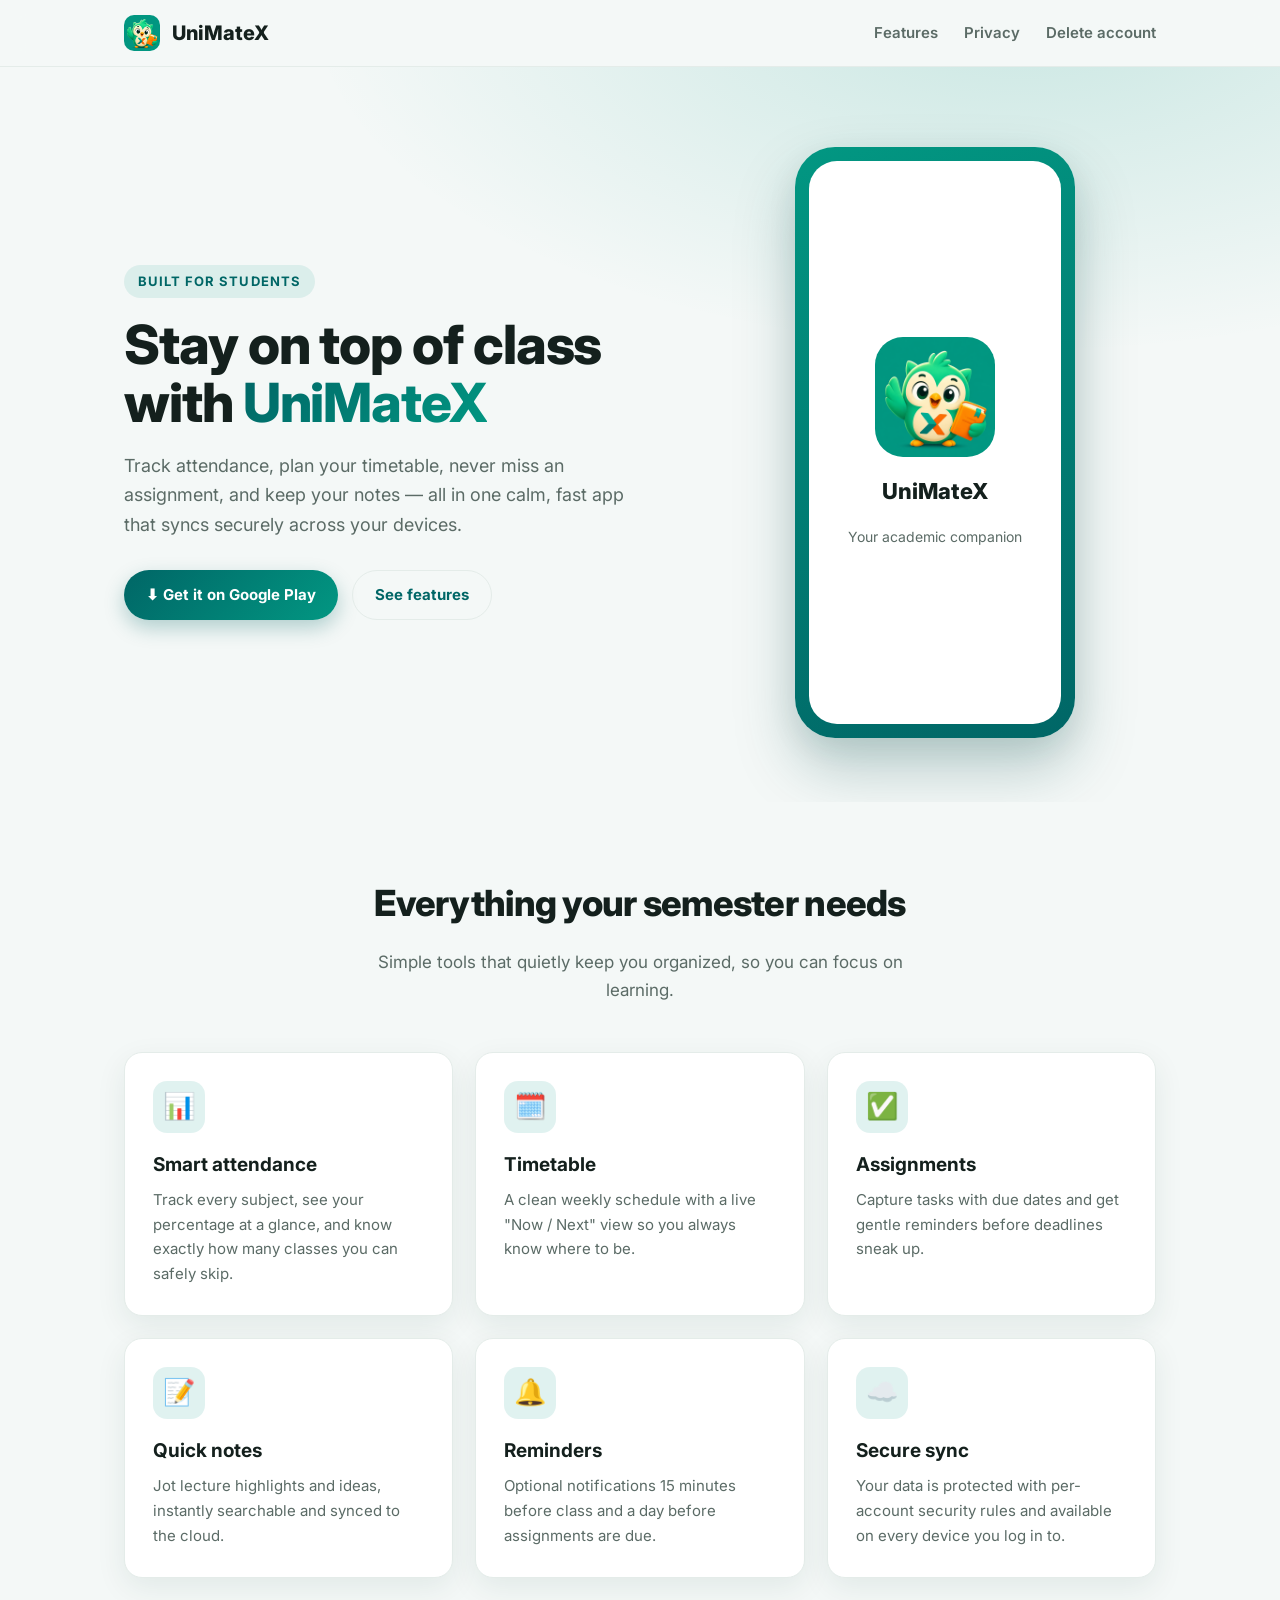
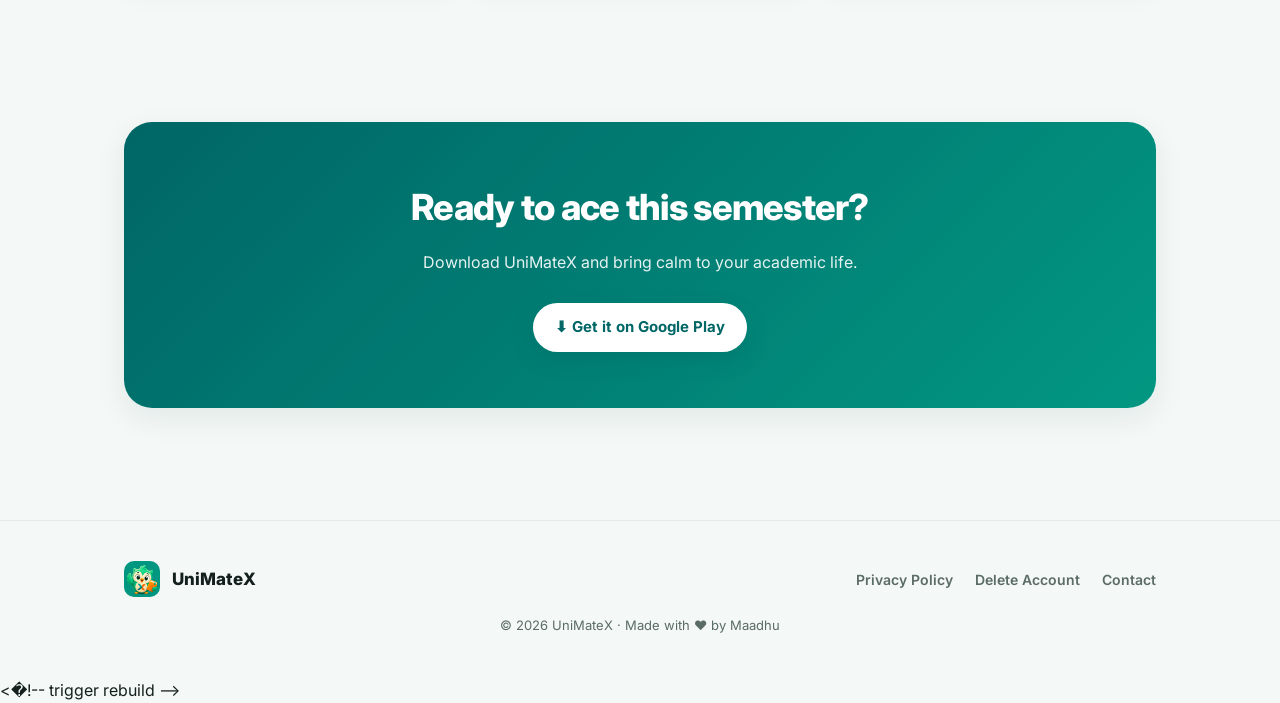
<file: docs/index.html>
<!DOCTYPE html>
<html lang="en">
<head>
  <meta charset="UTF-8" />
  <meta name="viewport" content="width=device-width, initial-scale=1.0" />
  <title>UniMateX — Your academic companion</title>
  <meta name="description" content="UniMateX helps students track attendance, timetable, assignments and notes — all synced securely across devices." />
  <link rel="icon" href="assets/icon.png" />
  <link rel="preconnect" href="https://fonts.googleapis.com" />
  <link rel="preconnect" href="https://fonts.gstatic.com" crossorigin />
  <link href="https://fonts.googleapis.com/css2?family=Inter:wght@400;500;600;700;800&display=swap" rel="stylesheet" />
  <link rel="stylesheet" href="css/style.css" />
</head>
<body>
  <header class="nav">
    <div class="container nav-inner">
      <a class="brand" href="index.html">
        <img src="assets/icon.png" alt="UniMateX" />
        UniMateX
      </a>
      <nav class="nav-links">
        <a href="#features" class="hide-sm">Features</a>
        <a href="privacy.html" class="hide-sm">Privacy</a>
        <a href="delete-account.html">Delete account</a>
      </nav>
    </div>
  </header>

  <main>
    <section class="hero">
      <div class="container hero-grid">
        <div>
          <span class="eyebrow">Built for students</span>
          <h1>Stay on top of class with <span class="grad">UniMateX</span></h1>
          <p class="lead">Track attendance, plan your timetable, never miss an assignment, and keep your notes — all in one calm, fast app that syncs securely across your devices.</p>
          <div class="hero-cta">
            <a class="btn" href="#" aria-label="Get it on Google Play">⬇ Get it on Google Play</a>
            <a class="btn ghost" href="#features">See features</a>
          </div>
        </div>
        <div class="hero-art">
          <div class="phone">
            <div class="phone-inner">
              <img src="assets/icon.png" alt="UniMateX app icon" />
              <div class="pname">UniMateX</div>
              <div class="ptag">Your academic companion</div>
            </div>
          </div>
        </div>
      </div>
    </section>

    <section class="section" id="features">
      <div class="container">
        <h2>Everything your semester needs</h2>
        <p class="sub">Simple tools that quietly keep you organized, so you can focus on learning.</p>
        <div class="features">
          <div class="card">
            <div class="ic">📊</div>
            <h3>Smart attendance</h3>
            <p>Track every subject, see your percentage at a glance, and know exactly how many classes you can safely skip.</p>
          </div>
          <div class="card">
            <div class="ic">🗓️</div>
            <h3>Timetable</h3>
            <p>A clean weekly schedule with a live "Now / Next" view so you always know where to be.</p>
          </div>
          <div class="card">
            <div class="ic">✅</div>
            <h3>Assignments</h3>
            <p>Capture tasks with due dates and get gentle reminders before deadlines sneak up.</p>
          </div>
          <div class="card">
            <div class="ic">📝</div>
            <h3>Quick notes</h3>
            <p>Jot lecture highlights and ideas, instantly searchable and synced to the cloud.</p>
          </div>
          <div class="card">
            <div class="ic">🔔</div>
            <h3>Reminders</h3>
            <p>Optional notifications 15 minutes before class and a day before assignments are due.</p>
          </div>
          <div class="card">
            <div class="ic">☁️</div>
            <h3>Secure sync</h3>
            <p>Your data is protected with per-account security rules and available on every device you log in to.</p>
          </div>
        </div>
      </div>
    </section>

    <section class="section">
      <div class="container">
        <div class="cta-band">
          <h2>Ready to ace this semester?</h2>
          <p>Download UniMateX and bring calm to your academic life.</p>
          <a class="btn" href="#">⬇ Get it on Google Play</a>
        </div>
      </div>
    </section>
  </main>

  <footer class="footer">
    <div class="container">
      <div class="footer-inner">
        <a class="brand" href="index.html"><img src="assets/icon.png" alt="" />UniMateX</a>
        <nav class="footer-links">
          <a href="privacy.html">Privacy Policy</a>
          <a href="delete-account.html">Delete Account</a>
          <a href="mailto:support@unimatex.app">Contact</a>
        </nav>
      </div>
      <div class="copy">© 2026 UniMateX · Made with ❤️ by Maadhu</div>
    </div>
  </footer>
</body>
</html>
< ! - -   t r i g g e r   r e b u i l d   - - >  
 
</file>
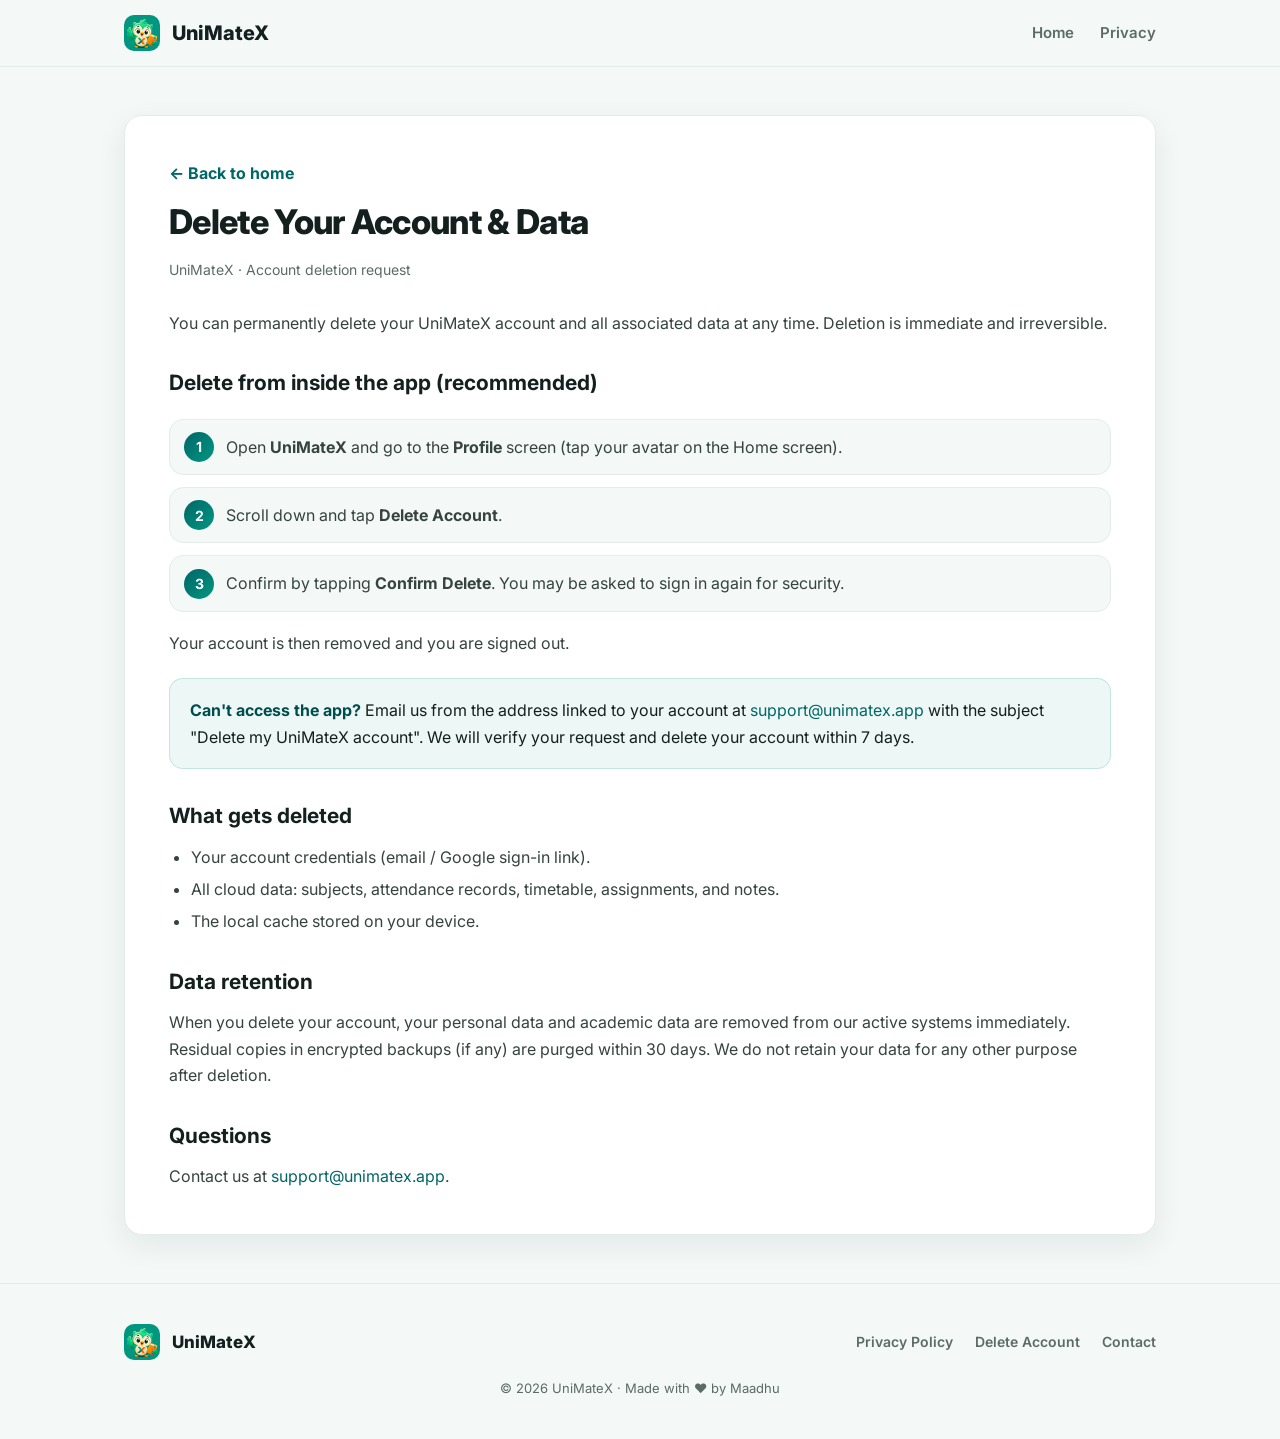
<file: docs/delete-account.html>
<!DOCTYPE html>
<html lang="en">
<head>
  <meta charset="UTF-8" />
  <meta name="viewport" content="width=device-width, initial-scale=1.0" />
  <title>Delete Your Account — UniMateX</title>
  <meta name="description" content="How to delete your UniMateX account and data." />
  <link rel="icon" href="assets/icon.png" />
  <link rel="preconnect" href="https://fonts.googleapis.com" />
  <link href="https://fonts.googleapis.com/css2?family=Inter:wght@400;500;600;700;800&display=swap" rel="stylesheet" />
  <link rel="stylesheet" href="css/style.css" />
</head>
<body>
  <header class="nav">
    <div class="container nav-inner">
      <a class="brand" href="index.html"><img src="assets/icon.png" alt="UniMateX" />UniMateX</a>
      <nav class="nav-links">
        <a href="index.html">Home</a>
        <a href="privacy.html">Privacy</a>
      </nav>
    </div>
  </header>

  <main class="container">
    <article class="doc">
      <a class="back-link" href="index.html">← Back to home</a>
      <h1>Delete Your Account &amp; Data</h1>
      <p class="updated">UniMateX · Account deletion request</p>

      <p>You can permanently delete your UniMateX account and all associated data at any time. Deletion is immediate and irreversible.</p>

      <h2>Delete from inside the app (recommended)</h2>
      <ol class="steps">
        <li>Open <strong>UniMateX</strong> and go to the <strong>Profile</strong> screen (tap your avatar on the Home screen).</li>
        <li>Scroll down and tap <strong>Delete Account</strong>.</li>
        <li>Confirm by tapping <strong>Confirm Delete</strong>. You may be asked to sign in again for security.</li>
      </ol>
      <p>Your account is then removed and you are signed out.</p>

      <div class="callout">
        <strong>Can't access the app?</strong> Email us from the address linked to your account at
        <a href="mailto:support@unimatex.app?subject=Delete%20my%20UniMateX%20account">support@unimatex.app</a>
        with the subject "Delete my UniMateX account". We will verify your request and delete your account within 7 days.
      </div>

      <h2>What gets deleted</h2>
      <ul>
        <li>Your account credentials (email / Google sign-in link).</li>
        <li>All cloud data: subjects, attendance records, timetable, assignments, and notes.</li>
        <li>The local cache stored on your device.</li>
      </ul>

      <h2>Data retention</h2>
      <p>When you delete your account, your personal data and academic data are removed from our active systems immediately. Residual copies in encrypted backups (if any) are purged within 30 days. We do not retain your data for any other purpose after deletion.</p>

      <h2>Questions</h2>
      <p>Contact us at <a href="mailto:support@unimatex.app">support@unimatex.app</a>.</p>
    </article>
  </main>

  <footer class="footer">
    <div class="container">
      <div class="footer-inner">
        <a class="brand" href="index.html"><img src="assets/icon.png" alt="" />UniMateX</a>
        <nav class="footer-links">
          <a href="privacy.html">Privacy Policy</a>
          <a href="delete-account.html">Delete Account</a>
          <a href="mailto:support@unimatex.app">Contact</a>
        </nav>
      </div>
      <div class="copy">© 2026 UniMateX · Made with ❤️ by Maadhu</div>
    </div>
  </footer>
</body>
</html>
</file>
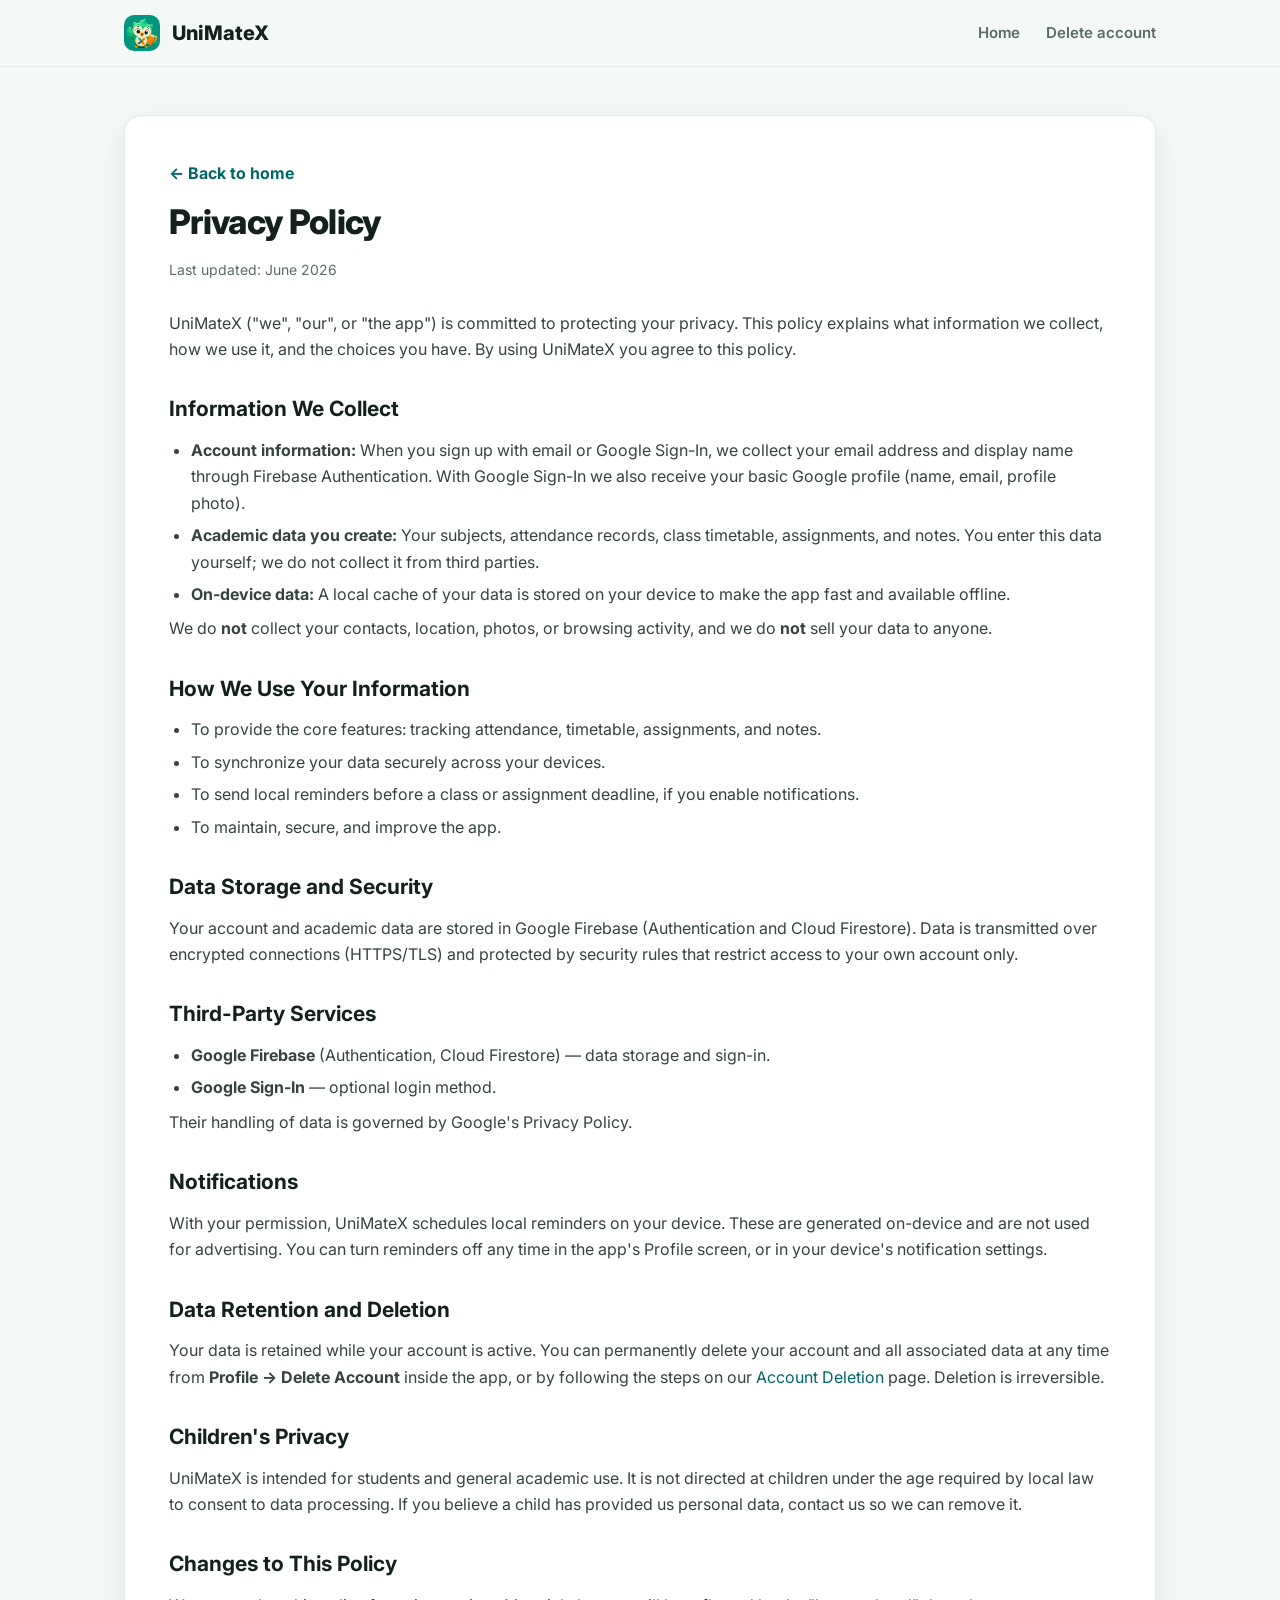
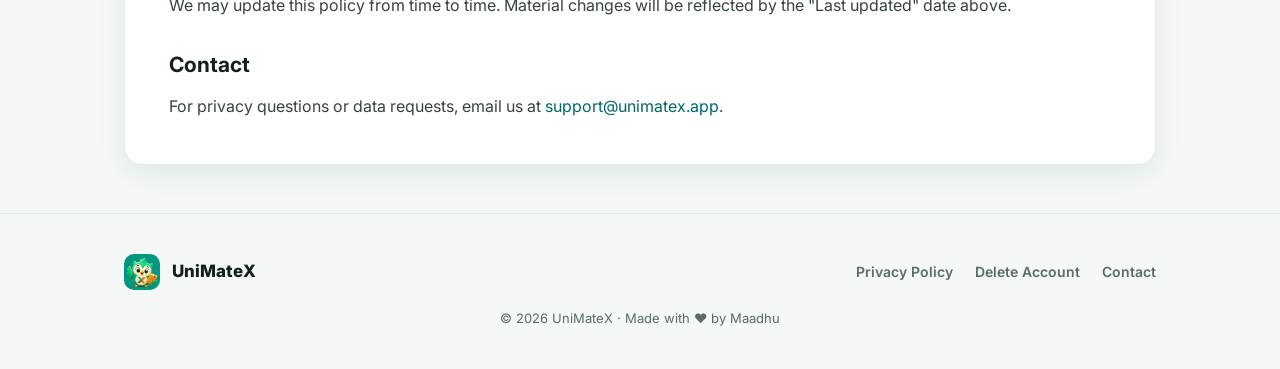
<file: docs/privacy.html>
<!DOCTYPE html>
<html lang="en">
<head>
  <meta charset="UTF-8" />
  <meta name="viewport" content="width=device-width, initial-scale=1.0" />
  <title>Privacy Policy — UniMateX</title>
  <meta name="description" content="UniMateX Privacy Policy" />
  <link rel="icon" href="assets/icon.png" />
  <link rel="preconnect" href="https://fonts.googleapis.com" />
  <link href="https://fonts.googleapis.com/css2?family=Inter:wght@400;500;600;700;800&display=swap" rel="stylesheet" />
  <link rel="stylesheet" href="css/style.css" />
</head>
<body>
  <header class="nav">
    <div class="container nav-inner">
      <a class="brand" href="index.html"><img src="assets/icon.png" alt="UniMateX" />UniMateX</a>
      <nav class="nav-links">
        <a href="index.html">Home</a>
        <a href="delete-account.html">Delete account</a>
      </nav>
    </div>
  </header>

  <main class="container">
    <article class="doc">
      <a class="back-link" href="index.html">← Back to home</a>
      <h1>Privacy Policy</h1>
      <p class="updated">Last updated: June 2026</p>

      <p>UniMateX ("we", "our", or "the app") is committed to protecting your privacy. This policy explains what information we collect, how we use it, and the choices you have. By using UniMateX you agree to this policy.</p>

      <h2>Information We Collect</h2>
      <ul>
        <li><strong>Account information:</strong> When you sign up with email or Google Sign-In, we collect your email address and display name through Firebase Authentication. With Google Sign-In we also receive your basic Google profile (name, email, profile photo).</li>
        <li><strong>Academic data you create:</strong> Your subjects, attendance records, class timetable, assignments, and notes. You enter this data yourself; we do not collect it from third parties.</li>
        <li><strong>On-device data:</strong> A local cache of your data is stored on your device to make the app fast and available offline.</li>
      </ul>
      <p>We do <strong>not</strong> collect your contacts, location, photos, or browsing activity, and we do <strong>not</strong> sell your data to anyone.</p>

      <h2>How We Use Your Information</h2>
      <ul>
        <li>To provide the core features: tracking attendance, timetable, assignments, and notes.</li>
        <li>To synchronize your data securely across your devices.</li>
        <li>To send local reminders before a class or assignment deadline, if you enable notifications.</li>
        <li>To maintain, secure, and improve the app.</li>
      </ul>

      <h2>Data Storage and Security</h2>
      <p>Your account and academic data are stored in Google Firebase (Authentication and Cloud Firestore). Data is transmitted over encrypted connections (HTTPS/TLS) and protected by security rules that restrict access to your own account only.</p>

      <h2>Third-Party Services</h2>
      <ul>
        <li><strong>Google Firebase</strong> (Authentication, Cloud Firestore) — data storage and sign-in.</li>
        <li><strong>Google Sign-In</strong> — optional login method.</li>
      </ul>
      <p>Their handling of data is governed by Google's Privacy Policy.</p>

      <h2>Notifications</h2>
      <p>With your permission, UniMateX schedules local reminders on your device. These are generated on-device and are not used for advertising. You can turn reminders off any time in the app's Profile screen, or in your device's notification settings.</p>

      <h2>Data Retention and Deletion</h2>
      <p>Your data is retained while your account is active. You can permanently delete your account and all associated data at any time from <strong>Profile → Delete Account</strong> inside the app, or by following the steps on our <a href="delete-account.html">Account Deletion</a> page. Deletion is irreversible.</p>

      <h2>Children's Privacy</h2>
      <p>UniMateX is intended for students and general academic use. It is not directed at children under the age required by local law to consent to data processing. If you believe a child has provided us personal data, contact us so we can remove it.</p>

      <h2>Changes to This Policy</h2>
      <p>We may update this policy from time to time. Material changes will be reflected by the "Last updated" date above.</p>

      <h2>Contact</h2>
      <p>For privacy questions or data requests, email us at <a href="mailto:support@unimatex.app">support@unimatex.app</a>.</p>
    </article>
  </main>

  <footer class="footer">
    <div class="container">
      <div class="footer-inner">
        <a class="brand" href="index.html"><img src="assets/icon.png" alt="" />UniMateX</a>
        <nav class="footer-links">
          <a href="privacy.html">Privacy Policy</a>
          <a href="delete-account.html">Delete Account</a>
          <a href="mailto:support@unimatex.app">Contact</a>
        </nav>
      </div>
      <div class="copy">© 2026 UniMateX · Made with ❤️ by Maadhu</div>
    </div>
  </footer>
</body>
</html>
</file>
<file: docs/css/style.css>
:root {
  --teal: #006666;
  --teal-light: #029782;
  --teal-dark: #004d4d;
  --ink: #14201d;
  --muted: #5b6b66;
  --bg: #f4f8f7;
  --card: #ffffff;
  --border: #e4ece9;
  --radius: 18px;
  --shadow: 0 10px 30px rgba(0, 60, 55, 0.08);
  --maxw: 1080px;
}

* { margin: 0; padding: 0; box-sizing: border-box; }

html { scroll-behavior: smooth; }

body {
  font-family: 'Inter', -apple-system, BlinkMacSystemFont, 'Segoe UI', Roboto, sans-serif;
  color: var(--ink);
  background: var(--bg);
  line-height: 1.65;
  -webkit-font-smoothing: antialiased;
}

a { color: var(--teal); text-decoration: none; }
a:hover { text-decoration: underline; }

.container { max-width: var(--maxw); margin: 0 auto; padding: 0 24px; }

/* ---------- Navbar ---------- */
.nav {
  position: sticky; top: 0; z-index: 50;
  backdrop-filter: saturate(160%) blur(12px);
  background: rgba(244, 248, 247, 0.82);
  border-bottom: 1px solid var(--border);
}
.nav-inner {
  display: flex; align-items: center; justify-content: space-between;
  height: 66px;
}
.brand { display: flex; align-items: center; gap: 12px; font-weight: 800; font-size: 20px; color: var(--ink); }
.brand img { width: 36px; height: 36px; border-radius: 10px; }
.nav-links { display: flex; gap: 26px; align-items: center; }
.nav-links a { color: var(--muted); font-weight: 600; font-size: 15px; }
.nav-links a:hover { color: var(--teal); text-decoration: none; }

.btn {
  display: inline-flex; align-items: center; gap: 8px;
  background: linear-gradient(135deg, var(--teal), var(--teal-light));
  color: #fff; font-weight: 700; font-size: 15px;
  padding: 12px 22px; border-radius: 999px; border: none; cursor: pointer;
  box-shadow: 0 8px 20px rgba(0, 102, 102, 0.28);
  transition: transform .15s ease, box-shadow .15s ease;
}
.btn:hover { transform: translateY(-2px); text-decoration: none; box-shadow: 0 12px 26px rgba(0,102,102,0.34); }
.btn.ghost { background: transparent; color: var(--teal); box-shadow: none; border: 1.5px solid var(--border); }

/* ---------- Hero ---------- */
.hero {
  position: relative; overflow: hidden;
  background: radial-gradient(1200px 600px at 80% -10%, rgba(2,151,130,0.18), transparent 60%);
  padding: 80px 0 64px;
}
.hero-grid {
  display: grid; grid-template-columns: 1.1fr 0.9fr; gap: 48px; align-items: center;
}
.eyebrow {
  display: inline-block; font-weight: 700; font-size: 13px; letter-spacing: .08em;
  text-transform: uppercase; color: var(--teal);
  background: rgba(2,151,130,0.1); padding: 6px 14px; border-radius: 999px; margin-bottom: 18px;
}
.hero h1 { font-size: clamp(34px, 5vw, 54px); line-height: 1.08; font-weight: 800; letter-spacing: -0.02em; }
.hero h1 .grad { background: linear-gradient(135deg, var(--teal), var(--teal-light)); -webkit-background-clip: text; background-clip: text; color: transparent; }
.hero p.lead { font-size: 18px; color: var(--muted); margin: 18px 0 30px; max-width: 520px; }
.hero-cta { display: flex; gap: 14px; flex-wrap: wrap; }

.hero-art { display: flex; justify-content: center; }
.phone {
  width: 280px; aspect-ratio: 9/19; background: linear-gradient(160deg, var(--teal-light), var(--teal));
  border-radius: 40px; padding: 14px; box-shadow: var(--shadow), 0 30px 60px rgba(0,77,77,0.25);
}
.phone-inner {
  width: 100%; height: 100%; background: #fff; border-radius: 28px;
  display: flex; flex-direction: column; align-items: center; justify-content: center; gap: 16px;
}
.phone-inner img { width: 120px; height: 120px; border-radius: 28px; }
.phone-inner .pname { font-weight: 800; font-size: 22px; color: var(--ink); }
.phone-inner .ptag { color: var(--muted); font-size: 14px; }

/* ---------- Sections ---------- */
.section { padding: 72px 0; }
.section h2 { font-size: clamp(26px, 3.4vw, 36px); font-weight: 800; letter-spacing: -0.02em; text-align: center; }
.section .sub { text-align: center; color: var(--muted); max-width: 560px; margin: 14px auto 0; font-size: 17px; }

.features { display: grid; grid-template-columns: repeat(3, 1fr); gap: 22px; margin-top: 48px; }
.card {
  background: var(--card); border: 1px solid var(--border); border-radius: var(--radius);
  padding: 28px; box-shadow: var(--shadow); transition: transform .18s ease;
}
.card:hover { transform: translateY(-4px); }
.card .ic {
  width: 52px; height: 52px; border-radius: 14px; display: flex; align-items: center; justify-content: center;
  background: rgba(2,151,130,0.12); margin-bottom: 16px; font-size: 26px;
}
.card h3 { font-size: 19px; font-weight: 700; margin-bottom: 8px; }
.card p { color: var(--muted); font-size: 15px; }

/* ---------- CTA band ---------- */
.cta-band {
  background: linear-gradient(135deg, var(--teal), var(--teal-light));
  border-radius: 28px; padding: 56px 32px; text-align: center; color: #fff; margin: 0 auto;
  box-shadow: var(--shadow);
}
.cta-band h2 { color: #fff; }
.cta-band p { color: rgba(255,255,255,0.9); margin: 12px auto 28px; max-width: 480px; }
.cta-band .btn { background: #fff; color: var(--teal); }

/* ---------- Footer ---------- */
.footer { border-top: 1px solid var(--border); padding: 40px 0; margin-top: 40px; }
.footer-inner { display: flex; justify-content: space-between; align-items: center; flex-wrap: wrap; gap: 16px; }
.footer .brand { font-size: 17px; }
.footer-links { display: flex; gap: 22px; flex-wrap: wrap; }
.footer-links a { color: var(--muted); font-weight: 600; font-size: 14px; }
.copy { color: var(--muted); font-size: 13px; width: 100%; text-align: center; margin-top: 18px; }

/* ---------- Legal/doc pages ---------- */
.doc { background: var(--card); border: 1px solid var(--border); border-radius: var(--radius); box-shadow: var(--shadow); padding: 44px; margin: 48px auto; }
.doc h1 { font-size: 34px; font-weight: 800; letter-spacing: -0.02em; }
.doc .updated { color: var(--muted); font-size: 14px; margin: 8px 0 28px; }
.doc h2 { font-size: 21px; font-weight: 700; margin: 30px 0 10px; }
.doc p, .doc li { color: #36433f; font-size: 16px; }
.doc ul { margin: 8px 0 8px 22px; }
.doc li { margin-bottom: 6px; }
.callout {
  background: rgba(2,151,130,0.07); border: 1px solid rgba(2,151,130,0.18);
  border-radius: 14px; padding: 18px 20px; margin: 22px 0;
}
.callout strong { color: var(--teal-dark); }
.steps { counter-reset: step; list-style: none; margin: 18px 0; }
.steps li { position: relative; padding: 14px 16px 14px 56px; background: var(--bg); border: 1px solid var(--border); border-radius: 14px; margin-bottom: 12px; }
.steps li::before {
  counter-increment: step; content: counter(step);
  position: absolute; left: 14px; top: 50%; transform: translateY(-50%);
  width: 30px; height: 30px; border-radius: 50%; background: linear-gradient(135deg, var(--teal), var(--teal-light));
  color: #fff; font-weight: 700; display: flex; align-items: center; justify-content: center; font-size: 14px;
}
.back-link { display: inline-flex; align-items: center; gap: 6px; font-weight: 700; margin-bottom: 8px; }

/* ---------- Responsive ---------- */
@media (max-width: 820px) {
  .hero-grid { grid-template-columns: 1fr; text-align: center; }
  .hero p.lead { margin-left: auto; margin-right: auto; }
  .hero-cta { justify-content: center; }
  .hero-art { order: -1; }
  .features { grid-template-columns: 1fr; }
  .nav-links .hide-sm { display: none; }
  .doc { padding: 28px 22px; }
}
</file>
